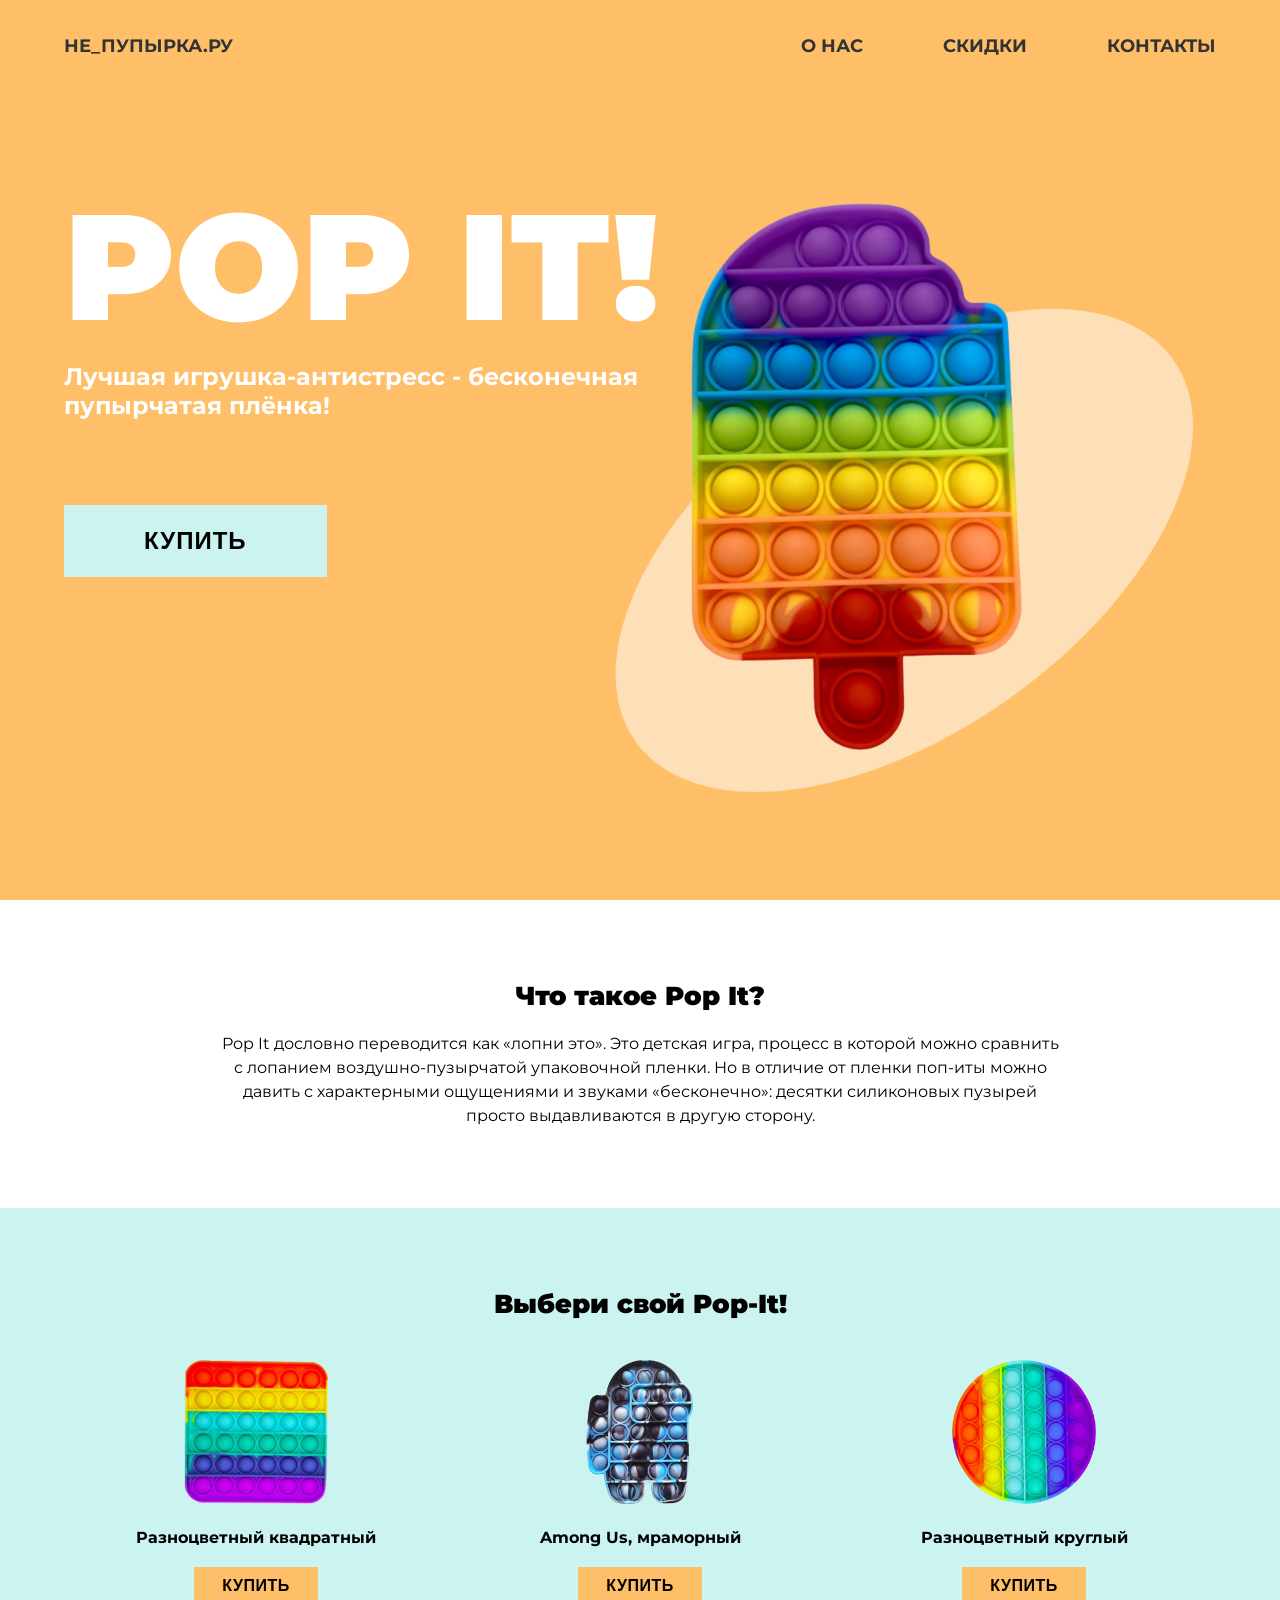
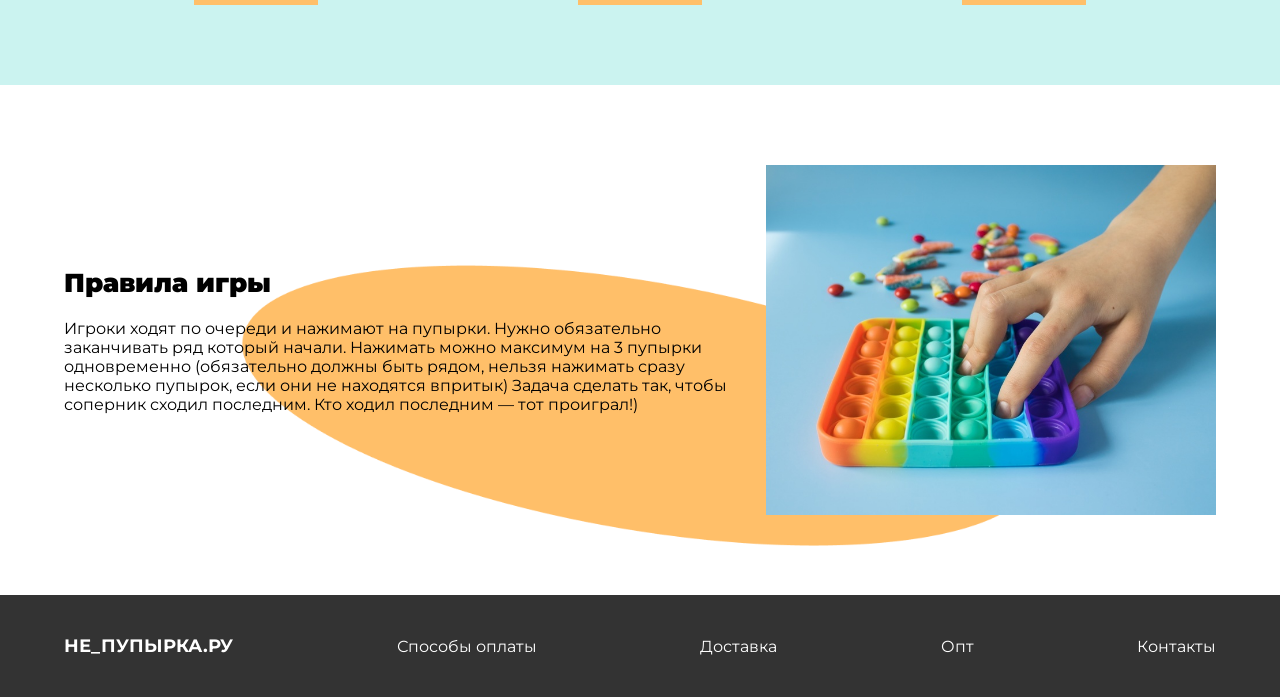
<file: index.html>
<!DOCTYPE html>
<html lang="en">
<head>
    <meta charset="UTF-8">
    <meta name="viewport" content="width=device-width, initial-scale=1.0">
    <title>POP IT</title>
    <link rel="stylesheet" href="style.css">
    <!-- Yandex.Metrika counter -->
<script type="text/javascript">
    (function(m,e,t,r,i,k,a){
        m[i]=m[i]||function(){(m[i].a=m[i].a||[]).push(arguments)};
        m[i].l=1*new Date();
        for (var j = 0; j < document.scripts.length; j++) {if (document.scripts[j].src === r) { return; }}
        k=e.createElement(t),a=e.getElementsByTagName(t)[0],k.async=1,k.src=r,a.parentNode.insertBefore(k,a)
    })(window, document,'script','https://mc.yandex.ru/metrika/tag.js?id=108718052', 'ym');

    ym(108718052, 'init', {ssr:true, webvisor:true, clickmap:true, ecommerce:"dataLayer", referrer: document.referrer, url: location.href, accurateTrackBounce:true, trackLinks:true});
</script>
<noscript><div><img src="https://mc.yandex.ru/watch/108718052" style="position:absolute; left:-9999px;" alt="" /></div></noscript>
<!-- /Yandex.Metrika counter -->
</head>
<body>
    <!-- <header class="header">
        <div class="container header__container">
            <div class="header__logo">НЕ_ПУПЫРКА.РУ</div>
            <nav class="header__nav nav">
                <a class="nav__link" href="#">О НАС</a>
                <a class="nav__link" href="#">СКИДКИ</a>
                <a class="nav__link" href="#">КОНТАКТЫ</a>
            </nav>
        </div>
    </header>

    <section class="hero">
        <div class="container hero__container">
            <h1 class="hero__title">POP IT!</h1>
            <p class="hero__text">Лучшая игрушка-антистресс - бесконечная пупырчатая плёнка!</p>
            <button class="button">КУПИТЬ</button>
        </div>
    </section> -->

    <header class="header">
        <div class="container header__container">
            <div class="header__first-part">
                <div class="header__logo logo">НЕ_ПУПЫРКА.РУ</div>
                <nav class="header__nav nav">
                    <a class="nav__link" href="#">О НАС</a>
                    <a class="nav__link" href="#">СКИДКИ</a>
                    <a class="nav__link" href="#">КОНТАКТЫ</a>
                </nav>
            </div>
            <div class="header__second-part">
                <h1 class="header__title">POP IT!</h1>
                <p class="header__text">Лучшая игрушка-антистресс - бесконечная пупырчатая плёнка!</p>
                <button class="button header__button">КУПИТЬ</button>
            </div>
        </div>
    </header>

    <main>
        <section class="about">
            <div class="container about__container">
                <h2 class="about__title">Что такое Pop It?</h2>
                <p class="about__text">
                    Pop It дословно переводится как «лопни это». Это детская игра, процесс в которой можно сравнить с лопанием 
                    воздушно-пузырчатой упаковочной пленки. Но в отличие от пленки поп-иты можно давить с характерными ощущениями и 
                    звуками «бесконечно»: десятки силиконовых пузырей просто выдавливаются в другую сторону.
                </p>
            </div>
        </section>

        <section class="products">
            <div class="container products__container">
                <h2 class="products__title">Выбери свой Pop-It!</h2>
                <div class="products__list">
                    <div class="product-card">
                        <img class="product-card__image" src="./images/square.png" alt="Разноцветный квадратный">
                        <h3 class="product-card__title">Разноцветный квадратный</h3>
                        <button class="button product-card__button">КУПИТЬ</button>
                    </div>
                    <div class="product-card">
                        <img class="product-card__image" src="./images/amongus.png" alt="Among Us, мраморный">
                        <h3 class="product-card__title">Among Us, мраморный</h3>
                        <button class="button product-card__button">КУПИТЬ</button>
                    </div>
                    <div class="product-card">
                        <img class="product-card__image" src="./images/round.png" alt="Разноцветный круглый">
                        <h3 class="product-card__title">Разноцветный круглый</h3>
                        <button class="button product-card__button">КУПИТЬ</button>
                    </div>
                </div>
            </div>
        </section>

        <section class="rules">
            <div class="container rules__container">
                <div class="rules__content">
                    <h2 class="rules__title">Правила игры</h2>
                    <p class="rules__text">
                        Игроки ходят по очереди и нажимают на пупырки. Нужно обязательно заканчивать ряд который начали. Нажимать 
                        можно максимум на 3 пупырки одновременно (обязательно должны быть рядом, нельзя нажимать сразу несколько 
                        пупырок, если они не находятся впритык) Задача сделать так, чтобы соперник сходил последним. Кто ходил 
                        последним — тот проиграл!)
                    </p>
                </div>
                <img class="rules__image" src="./images/photo.jpg" alt="Правила игры">
            </div>
        </section>
    </main>

    <footer class="footer">
        <div class="container footer__container">
            <div class="footer__links">
                <a class="footer__link logo" href="#">НЕ_ПУПЫРКА.РУ</a>
                <a class="footer__link" href="#">Способы оплаты</a>
                <a class="footer__link" href="#">Доставка</a>
                <a class="footer__link" href="#">Опт</a>
                <a class="footer__link" href="#">Контакты</a>
            </div>
        </div>
    </footer>
</body>
</html>
</file>
<file: style.css>
@import url('https://fonts.googleapis.com/css2?family=Montserrat:ital,wght@0,100..900;1,100..900&display=swap');

* {
    margin: 0;
    padding: 0;
    box-sizing: border-box;
}

body {
    font-family: "Montserrat", sans-serif;
}

.container {
    width: 90%;
    /* max-width: 1200px; */
    margin: 0 auto;
}

.header {
    /* padding: 30px 0; */
    height: 100vh;
    background-color: #ffbf69;
}   

.header__container {
    height: 100%;
    background-image: url("./images/background.png");
    background-size: contain;
    background-repeat: no-repeat;
    background-position: center;
}

.header__first-part {
    padding: 35px 0;
    display: flex;
    justify-content: space-between;
    align-items: center;
    font-weight: 700;
    font-size: 18px;
}

.logo {
    font-weight: 700;
    font-size: 18px;
}

.header__logo {
    color: #333;
}

.nav {
    display: flex;
    gap: 80px;
}

.nav__link {
    text-decoration: none;
    color: #333;
}

.header__second-part {
    max-width: 600px;
    padding: 100px 0;
    color: #fff;
    /* display: flex;
    flex-direction: column;
    justify-content: space-around;
    height: 100%;
    gap: 50px; */
}

.header__title {
    font-size: 150px;
    font-weight: 900;
    margin-bottom: 20px;
    line-height: 1;
}

.header__text {
    font-size: 24px;
    font-weight: 700;
    margin-bottom: 85px;
}

.header__button {
    background: #cbf3f0;
    border: none;
    font-size: 24px;
    font-weight: bold;
    padding: 22px 80px;
    letter-spacing: 1px;
    cursor: pointer;   
}

.about {
    padding: 80px 0;
    text-align: center;
}

.about__title {
    font-size: 26px;
    font-weight: 900;
    margin-bottom: 20px;
}

.about__text {
    max-width: 840px;
    margin: 0 auto;
    /* font-size: 18px; */
    line-height: 1.5;
}

.products {
    padding: 80px 0;
    text-align: center;
    background: #cbf3f0;
}

.products__title {
    font-size: 26px;
    font-weight: 900;
    margin-bottom: 40px;
}

.products__list {
    display: flex;
    justify-content: space-around;
}

.product-card {
    width: 100%;
    max-width: 240px;
}

.product-card__image {
    width: 60%;
}

.product-card__title {
    font-size: 16px;
    margin: 20px 0;
}

.product-card__button {
    /* display: inline-block; */
    background: #ffbf69;
    border: none;
    font-size: 16px;
    font-weight: bold;
    padding: 10px 28px;
    letter-spacing: 0.5px;
    cursor: pointer;    
}

.rules {
    padding: 80px 0;
    background-image: url("./images/bg-grid.png");
    background-repeat: no-repeat;
    background-position: bottom;
    background-size: 85%;
}

.rules__container {
    display: flex;
    align-items: center;
    justify-content: space-between;
    gap: 20px;
    /* flex-wrap: wrap; */
}

.rules__title {
    font-size: 26px;
    font-weight: 900;
    margin-bottom: 20px;
}

.rules__text {
    max-width: 665px;
    /* font-size: 18px; */
    /* line-height: 1.5; */
}

.rules__image {
    width: 450px;
}

.footer {
    background: #333; 
    padding: 40px 0;
}

.footer__links {
    display: flex;
    align-items: center;
    justify-content: space-between;
}

.footer__link {
    text-decoration: none;
    color: #fff;
}

@media (max-width: 1024px) {
    .nav {
        gap: 60px;
    }

    .header__second-part{
        max-width: 450px;
    }

    .header__title {
        font-size: 100px; /* 120px */
    }
    
    .products__list {
        flex-wrap: wrap;
        gap: 20px;
    }
    
    .rules {
        background-size: 100%;
    }

    .rules__image {
        width: 400px;
    }
}

@media (max-width: 768px) {
    .header {
        height: 100%;
    }

    .header__first-part{
        padding: 20px 0;
        font-size: 16px;
    }

    .logo {
        font-size: 16px;
    }

    .nav {
        gap: 40px;
    }

    .header__second-part{
        max-width: 300px;
    }

    .header__title {
        font-size: 70px;
    }
    
    .header__text {
        font-size: 20px;
    }

    .header__button {
        font-size: 20px;
        padding: 11px 40px;
    }

    .products__list {
        flex-direction: column;
        align-items: center;
        /* gap: 15px; */
    }

    .product-card {
        max-width: 80%;
    }

    .rules {
        /* background-size: contain; */
        background-position: center;
    }

    .rules__container {
        flex-direction: column;
        text-align: center;
    }

    .rules__text {
        max-width: 100%;
    }

    .rules__image {
        width: 300px;
    }
}

@media (max-width: 576px) {
    .header__first-part {
        flex-direction: column;
        /* text-align: center; */
    }

    .nav {
        width: 100%;
        justify-content: space-between;
        gap: 0;
    }

    .nav__link {
        margin: 15px 0;
    }

    .header__second-part {
        max-width: 250px;
        padding: 50px 0;
        /* max-width: 100%; */
        /* text-align: center; */
    }

    .header__title {
        font-size: 50px;
    }

    .header__text {
        font-size: 16px;
    }

    .header__button {
        padding: 8px 20px;
        font-size: 16px;
    }

    .product-card {
        max-width: 100%;
    }

    .about__title, 
    .products__title, 
    .rules__title {
        font-size: 22px;
    }

    .about__text,
    .product-card__title,
    .product-card__button,
    .rules__text {
        font-size: 14px;
    }

    .rules__text {
        /* max-width: 100%; */
        /* font-size: 16px; */
    }

    .footer__links {
        flex-direction: column;
        gap: 10px;
    }

    .footer__link:not(:first-child){
        font-size: 14px;
    }
}

@media (max-width: 320px) {
    .nav__link {
        margin: 5px 0;
    }

    .header__second-part {
        padding: 30px 0;
    }

    .header__title {
        font-size: 40px;
    }

    .header__text {
        font-size: 14px;
    }

    .header__button {
        padding: 6px 16px;
        font-size: 14px;
    }

    .about__title,
    .products__title,
    .rules__title {
        font-size: 18px;
    }

    .about__text,
    .product-card__title,
    .product-card__button,
    .rules__text {
        font-size: 12px;
    }

    .product-card {
        width: 100%;
        padding: 15px;
    }

    .rules__image {
        width: 220px;
    }

    .footer__link:not(:first-child){
        font-size: 12px;
    }
}
</file>
